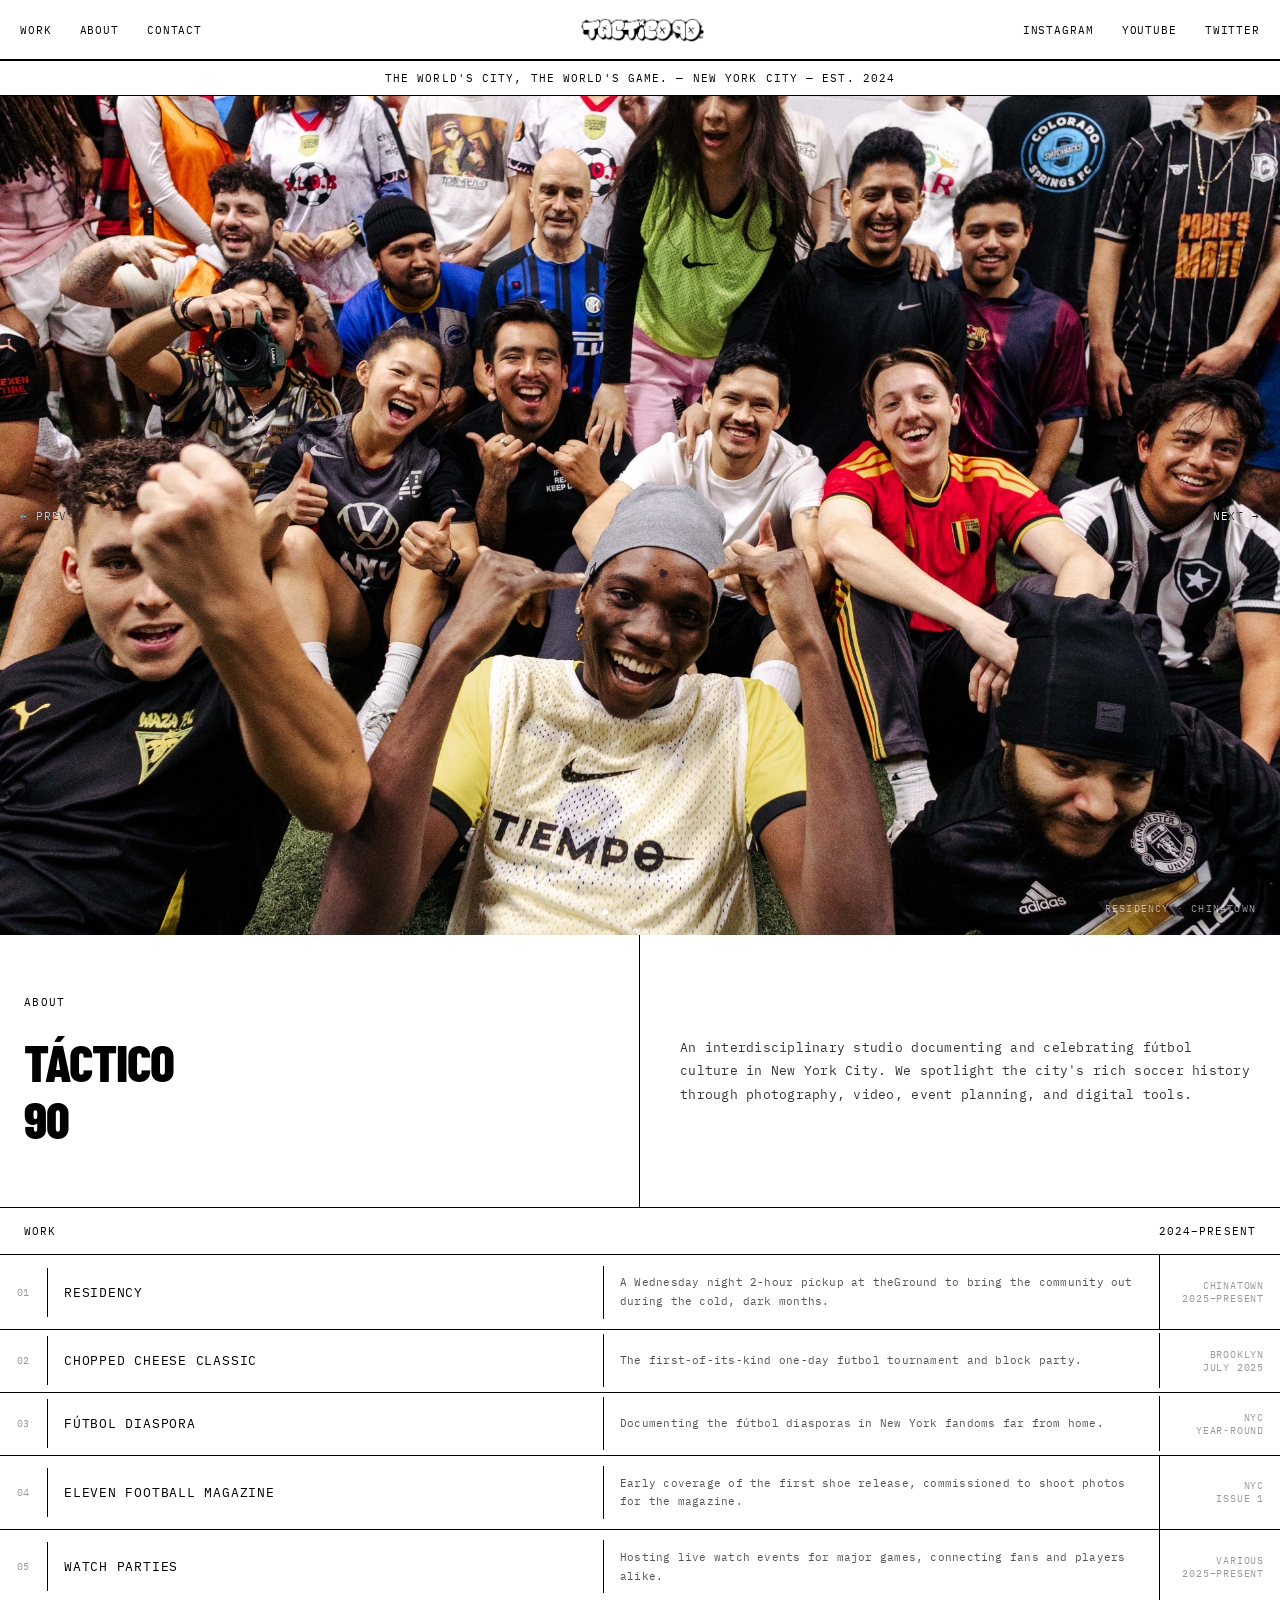
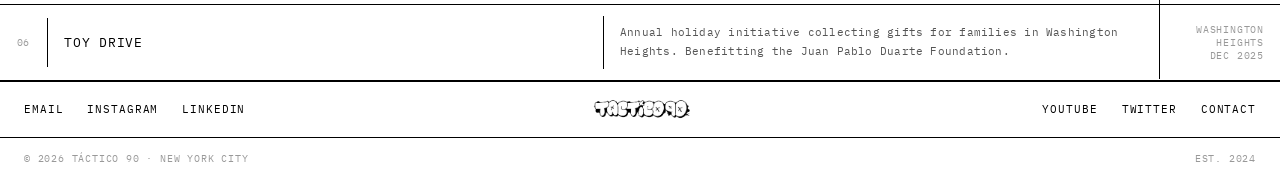
<file: index.html>
<!DOCTYPE html>
<html lang="en">
<head>
    <meta charset="UTF-8">
    <meta name="viewport" content="width=device-width, initial-scale=1.0">
    <title>TÁCTICO 90</title>
    <link rel="icon" type="image/x-icon" href="image/favicon.ico">
    <link href="https://fonts.googleapis.com/css2?family=IBM+Plex+Mono:wght@400;500&family=Barlow+Condensed:wght@700;800&display=swap" rel="stylesheet">
    <link rel="stylesheet" href="style.css">
</head>
<body>

    <!-- HEADER -->
    <header>
        <div class="header-top">
            <nav class="header-nav-left">
                <a href="#work">Work</a>
                <a href="#about">About</a>
                <a href="mailto:steven@tactico90.com">Contact</a>
            </nav>
            <div class="header-logo">
                <img src="image/LOGO.png" alt="Táctico 90">
            </div>
            <nav class="header-nav-right">
                <a href="https://instagram.com/tactico.90">Instagram</a>
                <a href="https://www.youtube.com/channel/UCqtuY8BdZCY04gxnOov-S8Q">YouTube</a>
                <a href="https://twitter.com/tactico90">Twitter</a>
            </nav>
            <button class="menu-toggle" id="menu-toggle">Menu</button>
        </div>
        <div class="mobile-nav" id="mobile-nav">
            <a href="#work">Work</a>
            <a href="#about">About</a>
            <a href="https://instagram.com/tactico.90">Instagram</a>
            <a href="https://www.youtube.com/channel/UCqtuY8BdZCY04gxnOov-S8Q">YouTube</a>
            <a href="https://twitter.com/tactico90">Twitter</a>
            <a href="https://www.linkedin.com/company/tactico90/">LinkedIn</a>
            <a href="mailto:steven@tactico90.com">Contact</a>
        </div>
    </header>

    <!-- ANNOUNCE BAR -->
    <div class="announce">
        The World's City, The World's Game. — New York City — Est. 2024
    </div>

    <!-- CAROUSEL -->
    <div class="carousel">
        <div class="carousel-track">
            <div class="carousel-slide active">
                <img src="image/IMAGE1.JPEG" alt="Residency">
            </div>
            <div class="carousel-slide">
                <img src="image/IMAGE2.JPEG" alt="Chopped Cheese Classic">
            </div>
            <div class="carousel-slide">
                <img src="image/IMAGE3.JPEG" alt="Fútbol Diaspora">
            </div>
            <div class="carousel-slide">
                <img src="image/IMAGE4.JPEG" alt="Eleven Football Magazine">
            </div>
            <div class="carousel-slide">
                <img src="image/IMAGE5.JPEG" alt="Watch Parties" style="object-position: center 25%;">
            </div>
            <div class="carousel-slide">
                <img src="image/IMAGE6.JPEG" alt="Toy Drive">
            </div>
        </div>

        <button class="carousel-btn carousel-btn-prev" id="prev">← Prev</button>
        <button class="carousel-btn carousel-btn-next" id="next">Next →</button>

        <div class="carousel-dots" id="dots"></div>
        <div class="carousel-caption" id="caption">Residency · Chinatown</div>
    </div>

    <!-- ABOUT -->
    <section class="about" id="about">
        <div class="about-left">
            <span class="section-heading">About</span>
            <h1 class="about-title">Táctico<br>90</h1>
        </div>
        <div class="about-right">
            <p class="about-text">An interdisciplinary studio documenting and celebrating fútbol culture in New York City. We spotlight the city's rich soccer history through photography, video, event planning, and digital tools.</p>
        </div>
    </section>

    <!-- WORK -->
    <section id="work">
        <div class="work-header">
            <span>Work</span>
            <span>2024–Present</span>
        </div>

        <div class="work-row">
            <div class="work-num">01</div>
            <div class="work-title">Residency</div>
            <div class="work-desc">A Wednesday night 2-hour pickup at theGround to bring the community out during the cold, dark months.</div>
            <div class="work-meta">Chinatown<br>2025–Present</div>
        </div>

        <div class="work-row">
            <div class="work-num">02</div>
            <div class="work-title">Chopped Cheese Classic</div>
            <div class="work-desc">The first-of-its-kind one-day futbol tournament and block party.</div>
            <div class="work-meta">Brooklyn<br>July 2025</div>
        </div>

        <div class="work-row">
            <div class="work-num">03</div>
            <div class="work-title">Fútbol Diaspora</div>
            <div class="work-desc">Documenting the fútbol diasporas in New York fandoms far from home.</div>
            <div class="work-meta">NYC<br>Year-Round</div>
        </div>

        <div class="work-row">
            <div class="work-num">04</div>
            <div class="work-title">Eleven Football Magazine</div>
            <div class="work-desc">Early coverage of the first shoe release, commissioned to shoot photos for the magazine.</div>
            <div class="work-meta">NYC<br>Issue 1</div>
        </div>

        <div class="work-row">
            <div class="work-num">05</div>
            <div class="work-title">Watch Parties</div>
            <div class="work-desc">Hosting live watch events for major games, connecting fans and players alike.</div>
            <div class="work-meta">Various<br>2025–Present</div>
        </div>

        <div class="work-row">
            <div class="work-num">06</div>
            <div class="work-title">Toy Drive</div>
            <div class="work-desc">Annual holiday initiative collecting gifts for families in Washington Heights. Benefitting the Juan Pablo Duarte Foundation.</div>
            <div class="work-meta">Washington Heights<br>Dec 2025</div>
        </div>
    </section>

    <!-- FOOTER -->
    <footer>
        <div class="footer-top">
            <nav class="footer-links-left">
                <a href="mailto:steven@tactico90.com">Email</a>
                <a href="https://instagram.com/tactico.90">Instagram</a>
                <a href="https://www.linkedin.com/company/tactico90/">LinkedIn</a>
            </nav>
            <div class="footer-logo">
                <img src="image/LOGO.png" alt="Táctico 90">
            </div>
            <nav class="footer-links-right">
                <a href="https://www.youtube.com/channel/UCqtuY8BdZCY04gxnOov-S8Q">YouTube</a>
                <a href="https://twitter.com/tactico90">Twitter</a>
                <a href="mailto:steven@tactico90.com">Contact</a>
            </nav>
        </div>
        <div class="footer-bottom">
            <span class="footer-copy" id="footer-year">© 2024 Táctico 90 · New York City</span>
            <span class="footer-copy">Est. 2024</span>
        </div>
    </footer>

    <script src="app.js"></script>
</body>
</html>
</file>
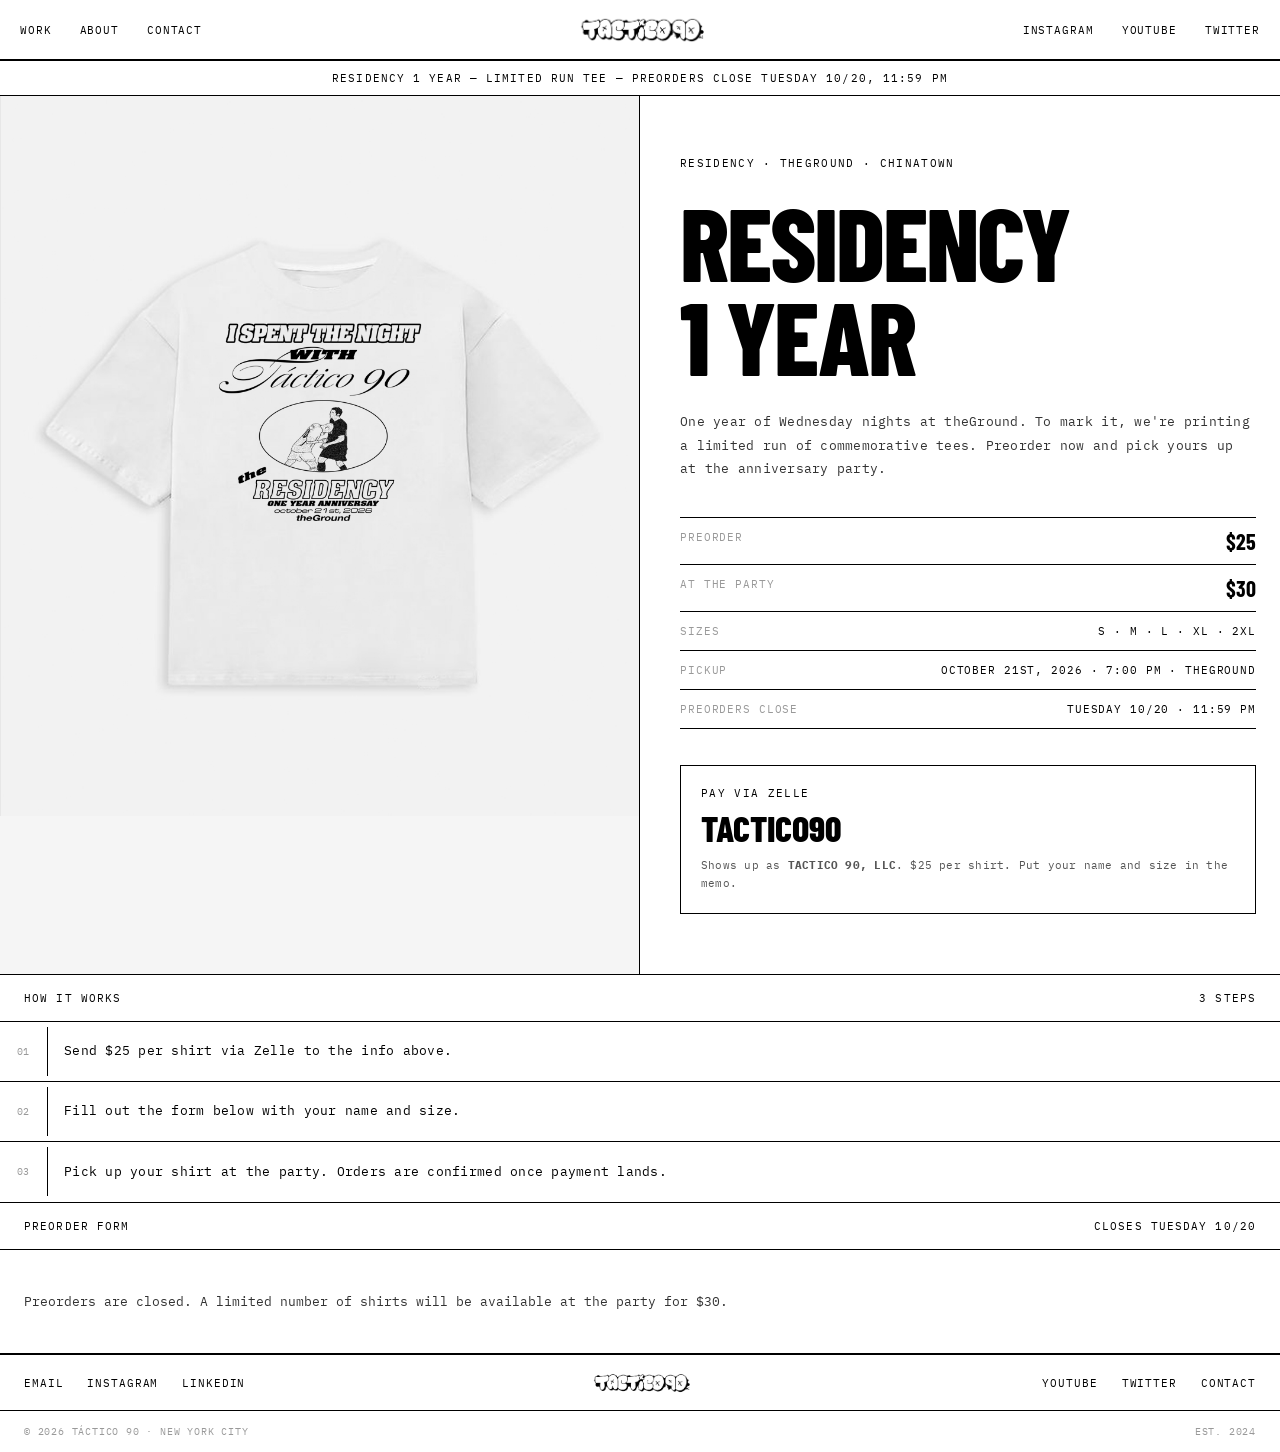
<file: residency/index.html>
<!DOCTYPE html>
<html lang="en">
<head>
    <meta charset="UTF-8">
    <meta name="viewport" content="width=device-width, initial-scale=1.0">
    <title>Residency 1 Year — TÁCTICO 90</title>
    <meta name="description" content="Preorder the Residency 1 Year commemorative tee. Pickup at the anniversary party at theGround.">
    <link rel="icon" type="image/x-icon" href="../image/favicon.ico">
    <link href="https://fonts.googleapis.com/css2?family=IBM+Plex+Mono:wght@400;500&family=Barlow+Condensed:wght@700;800&display=swap" rel="stylesheet">
    <link rel="stylesheet" href="../style.css">
    <style>
        /* ─── RESIDENCY PREORDER (page-only, built on style.css) ─── */

        /* Hero: two bordered cells, same pattern as .about */
        .res-hero { display: grid; grid-template-columns: 1fr 1fr; }
        .res-image { border-right: 1px solid #000; background: #f5f5f5; }
        .res-image img { width: 100%; height: 100%; max-height: 80vh; object-fit: cover; display: block; }
        .res-info { padding: 60px 24px 60px 40px; display: flex; flex-direction: column; }

        .res-title {
            font-family: 'Barlow Condensed', sans-serif;
            font-weight: 800;
            font-size: clamp(48px, 8vw, 104px);
            line-height: .92;
            letter-spacing: -0.02em;
            text-transform: uppercase;
            margin-bottom: 28px;
        }
        .res-text { font-size: 13px; line-height: 1.8; color: #333; letter-spacing: .02em; margin-bottom: 36px; }

        /* Detail rows, styled like the work list */
        .res-details { border-top: 1px solid #000; margin-bottom: 36px; }
        .res-details div {
            display: flex; justify-content: space-between; gap: 16px;
            padding: 12px 0; border-bottom: 1px solid #000;
            font-size: 11px; letter-spacing: .08em; text-transform: uppercase;
        }
        .res-details dt { color: #999; }
        .res-details dd { text-align: right; }
        .res-price { font-family: 'Barlow Condensed', sans-serif; font-weight: 700; font-size: 22px; letter-spacing: 0; line-height: 1; }

        /* Zelle box */
        .res-zelle { border: 1px solid #000; padding: 20px; }
        .res-zelle .section-heading { margin-bottom: 10px; }
        .res-zelle-handle {
            font-family: 'Barlow Condensed', sans-serif; font-weight: 800;
            font-size: clamp(26px, 3.4vw, 36px); line-height: 1; text-transform: uppercase;
            word-break: break-word; margin-bottom: 10px;
        }
        .res-zelle p { font-size: 11px; line-height: 1.7; color: #555; letter-spacing: .02em; }

        /* Steps reuse .work-row; just tune the columns */
        .res-steps .work-row { grid-template-columns: 48px 1fr; }
        .res-steps .work-row:hover { background: none; }
        .res-steps .work-title { text-transform: none; letter-spacing: .02em; font-size: 13px; line-height: 1.6; }

        /* Form */
        .res-form-wrap { padding: 24px; }
        .res-form-wrap iframe { width: 100%; height: 1150px; border: 1px solid #000; display: block; background: #fff; }
        .res-fallback { font-size: 11px; letter-spacing: .08em; text-transform: uppercase; color: #999; margin-top: 14px; }
        .res-fallback a { color: #000; }
        .res-closed { display: none; padding: 40px 24px; font-size: 13px; line-height: 1.8; color: #333; }

        @media (max-width: 768px) {
            .res-hero { grid-template-columns: 1fr; }
            .res-image { border-right: none; border-bottom: 1px solid #000; }
            .res-image img { max-height: none; aspect-ratio: 4 / 5; }
            .res-info { padding: 40px 20px; }
            .res-steps .work-row { grid-template-columns: 40px 1fr; }
            .res-form-wrap { padding: 16px; }
            .res-form-wrap iframe { height: 1250px; }
        }
    </style>
</head>
<body>

    <!-- HEADER -->
    <header>
        <div class="header-top">
            <nav class="header-nav-left">
                <a href="../#work">Work</a>
                <a href="../#about">About</a>
                <a href="mailto:steven@tactico90.com">Contact</a>
            </nav>
            <div class="header-logo">
                <a href="../"><img src="../image/LOGO.png" alt="Táctico 90"></a>
            </div>
            <nav class="header-nav-right">
                <a href="https://instagram.com/tactico.90">Instagram</a>
                <a href="https://www.youtube.com/channel/UCqtuY8BdZCY04gxnOov-S8Q">YouTube</a>
                <a href="https://twitter.com/tactico90">Twitter</a>
            </nav>
            <button class="menu-toggle" id="menu-toggle">Menu</button>
        </div>
        <div class="mobile-nav" id="mobile-nav">
            <a href="../">Home</a>
            <a href="../#work">Work</a>
            <a href="../#about">About</a>
            <a href="https://instagram.com/tactico.90">Instagram</a>
            <a href="https://www.youtube.com/channel/UCqtuY8BdZCY04gxnOov-S8Q">YouTube</a>
            <a href="https://twitter.com/tactico90">Twitter</a>
            <a href="https://www.linkedin.com/company/tactico90/">LinkedIn</a>
            <a href="mailto:steven@tactico90.com">Contact</a>
        </div>
    </header>

    <!-- ANNOUNCE BAR -->
    <div class="announce">
        Residency 1 Year — Limited Run Tee — Preorders close Tuesday 10/20, 11:59 PM
    </div>

    <!-- HERO -->
    <section class="res-hero">
        <div class="res-image">
            <img src="../image/RESIDENCY-TEE.JPEG" alt="Residency 1 Year commemorative tee">
        </div>

        <div class="res-info">
            <span class="section-heading">Residency · theGround · Chinatown</span>
            <h1 class="res-title">Residency<br>1 Year</h1>
            <p class="res-text">
                One year of Wednesday nights at theGround. To mark it, we're printing a limited
                run of commemorative tees. Preorder now and pick yours up at the anniversary party.
            </p>

            <dl class="res-details">
                <div><dt>Preorder</dt><dd class="res-price">$25</dd></div>
                <div><dt>At the party</dt><dd class="res-price">$30</dd></div>
                <div><dt>Sizes</dt><dd>S · M · L · XL · 2XL</dd></div>
                <div><dt>Pickup</dt><dd>October 21st, 2026 · 7:00 PM · theGround</dd></div>
                <div><dt>Preorders close</dt><dd>Tuesday 10/20 · 11:59 PM</dd></div>
            </dl>

            <div class="res-zelle">
                <span class="section-heading">Pay via Zelle</span>
                <div class="res-zelle-handle">tactico90</div>
                <p>Shows up as <strong>TACTICO 90, LLC</strong>. $25 per shirt. Put your name and size in the memo.</p>
            </div>
        </div>
    </section>

    <!-- HOW IT WORKS -->
    <section class="res-steps">
        <div class="work-header">
            <span>How it works</span>
            <span>3 Steps</span>
        </div>
        <div class="work-row">
            <div class="work-num">01</div>
            <div class="work-title">Send $25 per shirt via Zelle to the info above.</div>
        </div>
        <div class="work-row">
            <div class="work-num">02</div>
            <div class="work-title">Fill out the form below with your name and size.</div>
        </div>
        <div class="work-row">
            <div class="work-num">03</div>
            <div class="work-title">Pick up your shirt at the party. Orders are confirmed once payment lands.</div>
        </div>
    </section>

    <!-- FORM -->
    <section id="order">
        <div class="work-header">
            <span>Preorder Form</span>
            <span>Closes Tuesday 10/20</span>
        </div>

        <div class="res-closed" id="res-closed">
            Preorders are closed. A limited number of shirts will be available at the party for $30.
        </div>

        <div class="res-form-wrap" id="res-open">
            <!-- Google Form: Send → < > embed, paste the src URL here -->
            <iframe src="https://docs.google.com/forms/d/e/1FAIpQLSerGJ82-cTYKHB2T8WxHsnUbSQiyfF_2Vw-m-Ei0-66wKBrqw/viewform?embedded=true"
                    loading="lazy" title="Residency 1 Year preorder form">Loading…</iframe>
            <p class="res-fallback">Form not loading? <a href="https://docs.google.com/forms/d/e/1FAIpQLSerGJ82-cTYKHB2T8WxHsnUbSQiyfF_2Vw-m-Ei0-66wKBrqw/viewform">Open it here</a></p>
        </div>
    </section>

    <!-- FOOTER -->
    <footer>
        <div class="footer-top">
            <nav class="footer-links-left">
                <a href="mailto:steven@tactico90.com">Email</a>
                <a href="https://instagram.com/tactico.90">Instagram</a>
                <a href="https://www.linkedin.com/company/tactico90/">LinkedIn</a>
            </nav>
            <div class="footer-logo">
                <a href="../"><img src="../image/LOGO.png" alt="Táctico 90"></a>
            </div>
            <nav class="footer-links-right">
                <a href="https://www.youtube.com/channel/UCqtuY8BdZCY04gxnOov-S8Q">YouTube</a>
                <a href="https://twitter.com/tactico90">Twitter</a>
                <a href="mailto:steven@tactico90.com">Contact</a>
            </nav>
        </div>
        <div class="footer-bottom">
            <span class="footer-copy" id="footer-year">© 2026 Táctico 90 · New York City</span>
            <span class="footer-copy">Est. 2024</span>
        </div>
    </footer>

    <script>
        // Footer year
        document.getElementById('footer-year').textContent =
            '© ' + new Date().getFullYear() + ' Táctico 90 · New York City';

        // Mobile nav (same behavior as app.js, without the carousel code)
        var menuToggle = document.getElementById('menu-toggle');
        var mobileNav = document.getElementById('mobile-nav');
        menuToggle.addEventListener('click', function () {
            mobileNav.classList.toggle('open');
            menuToggle.textContent = mobileNav.classList.contains('open') ? 'Close' : 'Menu';
        });
        mobileNav.querySelectorAll('a').forEach(function (a) {
            a.addEventListener('click', function () {
                mobileNav.classList.remove('open');
                menuToggle.textContent = 'Menu';
            });
        });

        // Auto-close preorders after the deadline (Eastern time)
        var DEADLINE = new Date('2026-10-20T23:59:00-04:00');
        if (new Date() > DEADLINE) {
            document.getElementById('res-open').style.display = 'none';
            document.getElementById('res-closed').style.display = 'block';
        }
    </script>
</body>
</html>
</file>
<file: style.css>
* { margin: 0; padding: 0; box-sizing: border-box; }

body {
    background: #fff;
    color: #000;
    font-family: 'IBM Plex Mono', monospace;
    font-weight: 400;
    overflow-x: hidden;
    -webkit-font-smoothing: antialiased;
}

/* ─── HEADER ─── */
header {
    border-bottom: 1px solid #000;
}

.header-top {
    display: grid;
    grid-template-columns: 1fr auto 1fr;
    align-items: center;
    padding: 0 20px;
    height: 60px;
    border-bottom: 1px solid #000;
}

.header-nav-left {
    display: flex;
    gap: 28px;
}

.header-logo {
    justify-self: center;
}

.header-logo img {
    height: 28px;
    width: auto;
    display: block;
}

.header-nav-right {
    display: flex;
    gap: 28px;
    justify-content: flex-end;
}

header a {
    font-size: 11px;
    letter-spacing: 0.08em;
    text-transform: uppercase;
    color: #000;
    text-decoration: none;
}

header a:hover {
    text-decoration: underline;
}

/* ─── CAROUSEL ─── */
.carousel {
    position: relative;
    width: 100%;
    height: calc(100vh - 61px);
    overflow: hidden;
    background: #000;
}

.carousel-track {
    position: relative;
    width: 100%;
    height: 100%;
}

.carousel-slide {
    position: absolute;
    inset: 0;
    opacity: 0;
    transition: opacity 0.8s ease;
}

.carousel-slide.active {
    opacity: 1;
}

.carousel-slide img {
    width: 100%;
    height: 100%;
    object-fit: cover;
    display: block;
}

.carousel-btn {
    position: absolute;
    top: 50%;
    transform: translateY(-50%);
    z-index: 20;
    background: none;
    border: none;
    cursor: pointer;
    padding: 20px;
    font-family: 'IBM Plex Mono', monospace;
    font-size: 11px;
    letter-spacing: 0.08em;
    text-transform: uppercase;
    color: #fff;
    mix-blend-mode: difference;
}

.carousel-btn-prev { left: 0; }
.carousel-btn-next { right: 0; }

.carousel-dots {
    position: absolute;
    bottom: 20px;
    left: 50%;
    transform: translateX(-50%);
    display: flex;
    gap: 8px;
    z-index: 20;
}

.carousel-dot {
    width: 6px;
    height: 6px;
    border-radius: 50%;
    background: rgba(255,255,255,0.4);
    border: none;
    cursor: pointer;
    padding: 0;
    transition: background 0.2s;
}

.carousel-dot.active {
    background: #fff;
}

.carousel-caption {
    position: absolute;
    bottom: 20px;
    right: 24px;
    font-size: 10px;
    letter-spacing: 0.12em;
    text-transform: uppercase;
    color: rgba(255,255,255,0.6);
    z-index: 20;
}

/* ─── ANNOUNCEMENT BAR ─── */
.announce {
    border-bottom: 1px solid #000;
    padding: 10px 20px;
    text-align: center;
    font-size: 11px;
    letter-spacing: 0.1em;
    text-transform: uppercase;
    color: #000;
}

/* ─── SECTION ─── */
section {
    border-bottom: 1px solid #000;
}

/* ─── ABOUT ─── */
.about {
    display: grid;
    grid-template-columns: 1fr 1fr;
}

.about-left {
    padding: 60px 40px 60px 24px;
    border-right: 1px solid #000;
}

.about-right {
    padding: 60px 24px 60px 40px;
    display: flex;
    align-items: center;
}

.section-heading {
    font-size: 11px;
    letter-spacing: 0.12em;
    text-transform: uppercase;
    color: #000;
    margin-bottom: 24px;
    display: block;
}

.about-title {
    font-family: 'Barlow Condensed', sans-serif;
    font-weight: 800;
    font-size: clamp(28px, 5vw, 52px);
    line-height: 1.1;
    letter-spacing: -0.02em;
    text-transform: uppercase;
    margin-bottom: 0;
}

.about-text {
    font-size: 13px;
    line-height: 1.8;
    color: #333;
    letter-spacing: 0.02em;
}

/* ─── WORK ─── */
.work-header {
    padding: 16px 24px;
    display: flex;
    justify-content: space-between;
    align-items: center;
    border-bottom: 1px solid #000;
}

.work-header span {
    font-size: 11px;
    letter-spacing: 0.1em;
    text-transform: uppercase;
}

.work-row {
    display: grid;
    grid-template-columns: 48px 1fr 1fr 120px;
    gap: 0;
    border-bottom: 1px solid #000;
    min-height: 60px;
    align-items: center;
}

.work-row:last-child {
    border-bottom: none;
}

.work-row > * {
    padding: 18px 16px;
}

.work-row > *:not(:last-child) {
    border-right: 1px solid #000;
}

.work-num {
    font-size: 10px;
    letter-spacing: 0.08em;
    color: #999;
    text-align: center;
}

.work-title {
    font-size: 13px;
    letter-spacing: 0.06em;
    text-transform: uppercase;
    color: #000;
}

.work-desc {
    font-size: 11px;
    line-height: 1.7;
    color: #555;
    letter-spacing: 0.02em;
}

.work-meta {
    font-size: 10px;
    letter-spacing: 0.08em;
    text-transform: uppercase;
    color: #999;
    text-align: right;
}

.work-row:hover {
    background: #f5f5f5;
}

/* ─── FOOTER ─── */
footer {
    border-top: 1px solid #000;
}

.footer-top {
    display: grid;
    grid-template-columns: 1fr auto 1fr;
    align-items: center;
    padding: 0 24px;
    height: 56px;
    border-bottom: 1px solid #000;
}

.footer-links-left {
    display: flex;
    gap: 24px;
}

.footer-logo {
    justify-self: center;
}

.footer-logo img {
    height: 22px;
    width: auto;
    display: block;
}

.footer-links-right {
    display: flex;
    gap: 24px;
    justify-content: flex-end;
}

footer a {
    font-size: 11px;
    letter-spacing: 0.08em;
    text-transform: uppercase;
    color: #000;
    text-decoration: none;
}

footer a:hover { text-decoration: underline; }

.footer-bottom {
    padding: 14px 24px;
    display: flex;
    justify-content: space-between;
    align-items: center;
}

.footer-copy {
    font-size: 10px;
    letter-spacing: 0.08em;
    text-transform: uppercase;
    color: #999;
}

/* ─── MOBILE NAV ─── */
.menu-toggle {
    display: none;
    background: none;
    border: none;
    cursor: pointer;
    font-family: 'IBM Plex Mono', monospace;
    font-size: 11px;
    letter-spacing: 0.08em;
    text-transform: uppercase;
    color: #000;
    padding: 0;
}

.mobile-nav {
    display: none;
    border-bottom: 1px solid #000;
    background: #fff;
}

.mobile-nav.open {
    display: block;
}

.mobile-nav a {
    display: block;
    padding: 16px 20px;
    font-size: 11px;
    letter-spacing: 0.08em;
    text-transform: uppercase;
    color: #000;
    text-decoration: none;
    border-bottom: 1px solid #eee;
}

.mobile-nav a:last-child { border-bottom: none; }
.mobile-nav a:hover { background: #f5f5f5; }

/* ─── RESPONSIVE ─── */
@media (max-width: 768px) {
    .header-top {
        display: flex;
        justify-content: flex-end;
        align-items: center;
        height: 52px;
        position: relative;
    }

    .header-nav-left { display: none; }
    .header-nav-right { display: none; }
    .menu-toggle { display: block; }
    .header-logo {
        position: absolute;
        left: 50%;
        transform: translateX(-50%);
    }

    .carousel { height: calc(100vh - 53px); }

    .about { grid-template-columns: 1fr; }
    .about-left { border-right: none; border-bottom: 1px solid #000; padding: 40px 20px; }
    .about-right { padding: 40px 20px; }

    .work-row { grid-template-columns: 40px 1fr; }
    .work-desc { display: none; }
    .work-meta { display: none; }

    .footer-top {
        grid-template-columns: 1fr auto;
        height: auto;
        padding: 16px 20px;
    }
    .footer-links-left { display: none; }
    .footer-links-right { display: none; }
    .footer-logo { grid-column: 1 / -1; justify-self: start; }
    .footer-bottom { padding: 12px 20px; flex-direction: column; gap: 8px; align-items: flex-start; }
}
</file>
